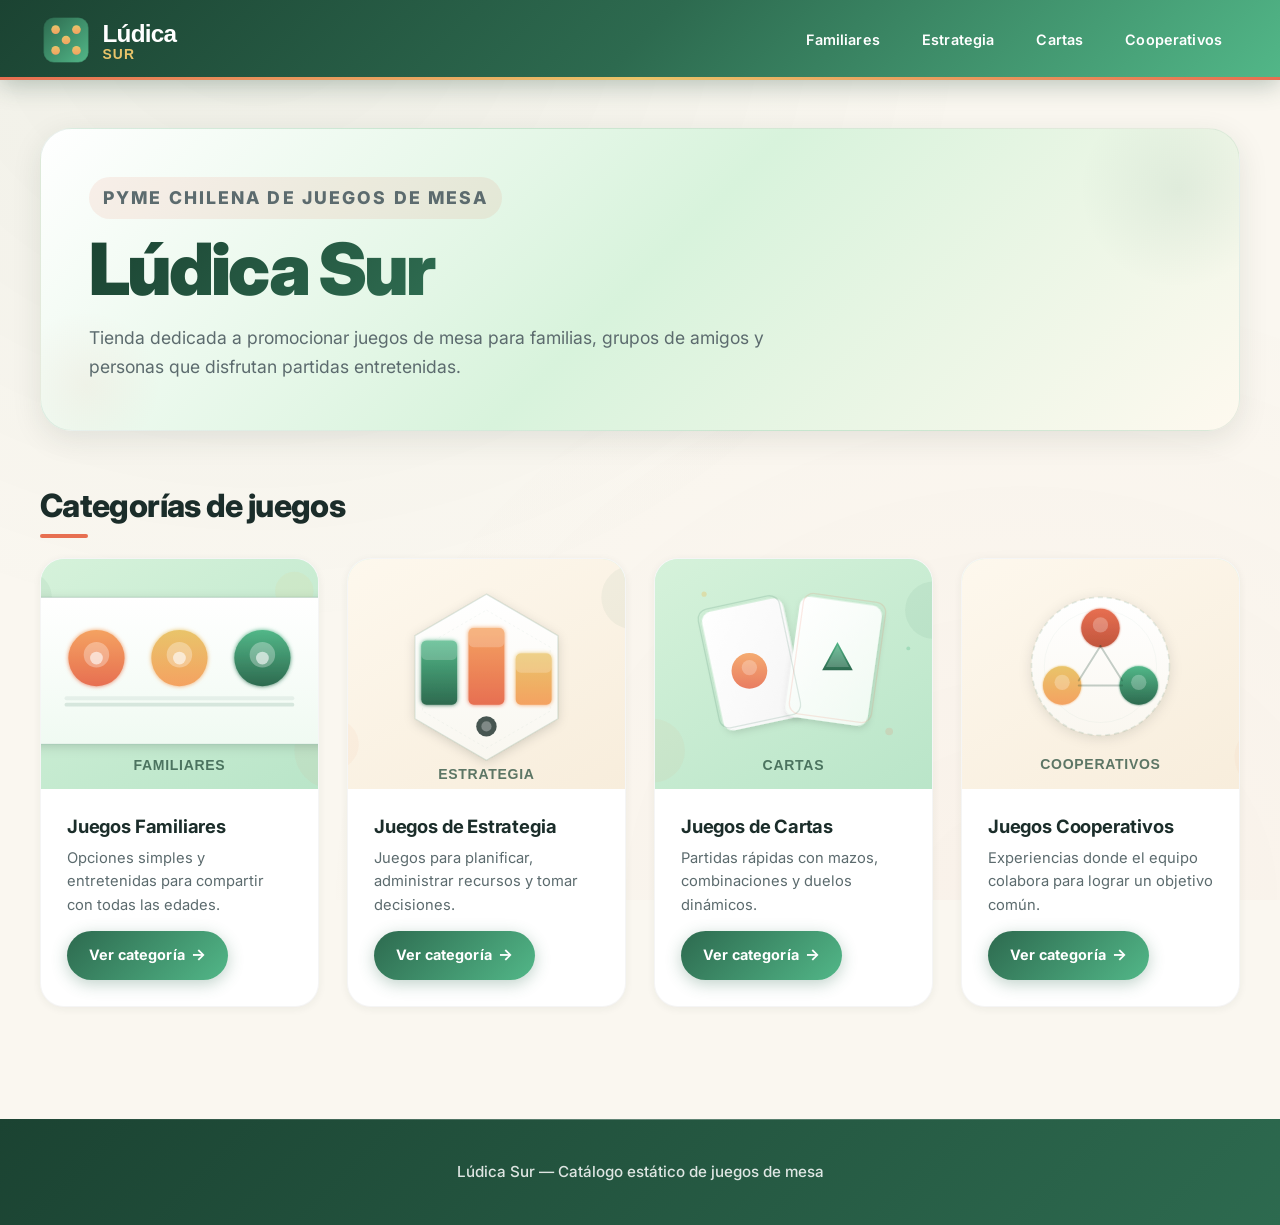
<file: index.html>
<!DOCTYPE html>
<html lang="es">
<head>
    <meta charset="UTF-8">
    <meta name="viewport" content="width=device-width, initial-scale=1.0">
    <title>Lúdica Sur | Juegos de mesa</title>
    <link rel="stylesheet" href="css/styles.css">
    <link rel="preconnect" href="https://fonts.googleapis.com">
    <link rel="preconnect" href="https://fonts.gstatic.com" crossorigin>
</head>
<body>
    <header class="site-header">
        <nav class="nav container">
            <a class="brand" href="index.html"><img class="brand-logo" src="assets/img/logo/logo.svg" alt="Lúdica Sur"></a>
            <div class="menu">
                <a href="familiares.html">Familiares</a>
                <a href="estrategia.html">Estrategia</a>
                <a href="cartas.html">Cartas</a>
                <a href="cooperativos.html">Cooperativos</a>
            </div>
        </nav>
    </header>

    <main class="container main-content">
        <section class="hero">
            <p class="eyebrow">PYME chilena de juegos de mesa</p>
            <h1>Lúdica Sur</h1>
            <p>
                Tienda dedicada a promocionar juegos de mesa para familias,
                grupos de amigos y personas que disfrutan partidas entretenidas.
            </p>
        </section>

        <section class="section-block">
            <h2>Categorías de juegos</h2>
            <div class="category-grid">
                <article class="card category-card">
                    <img src="assets/img/categorias/familiares.svg" alt="Ilustración de juegos familiares" loading="lazy">
                    <div class="card-body">
                        <h3>Juegos Familiares</h3>
                        <p>Opciones simples y entretenidas para compartir con todas las edades.</p>
                        <a class="button-link" href="familiares.html">Ver categoría</a>
                    </div>
                </article>

                <article class="card category-card">
                    <img src="assets/img/categorias/estrategia.svg" alt="Ilustración de juegos de estrategia" loading="lazy">
                    <div class="card-body">
                        <h3>Juegos de Estrategia</h3>
                        <p>Juegos para planificar, administrar recursos y tomar decisiones.</p>
                        <a class="button-link" href="estrategia.html">Ver categoría</a>
                    </div>
                </article>

                <article class="card category-card">
                    <img src="assets/img/categorias/cartas.svg" alt="Ilustración de juegos de cartas" loading="lazy">
                    <div class="card-body">
                        <h3>Juegos de Cartas</h3>
                        <p>Partidas rápidas con mazos, combinaciones y duelos dinámicos.</p>
                        <a class="button-link" href="cartas.html">Ver categoría</a>
                    </div>
                </article>

                <article class="card category-card">
                    <img src="assets/img/categorias/cooperativos.svg" alt="Ilustración de juegos cooperativos" loading="lazy">
                    <div class="card-body">
                        <h3>Juegos Cooperativos</h3>
                        <p>Experiencias donde el equipo colabora para lograr un objetivo común.</p>
                        <a class="button-link" href="cooperativos.html">Ver categoría</a>
                    </div>
                </article>
            </div>
        </section>
    </main>

    <footer class="site-footer">
        <p>Lúdica Sur &mdash; Catálogo estático de juegos de mesa</p>
    </footer>
</body>
</html>
</file>
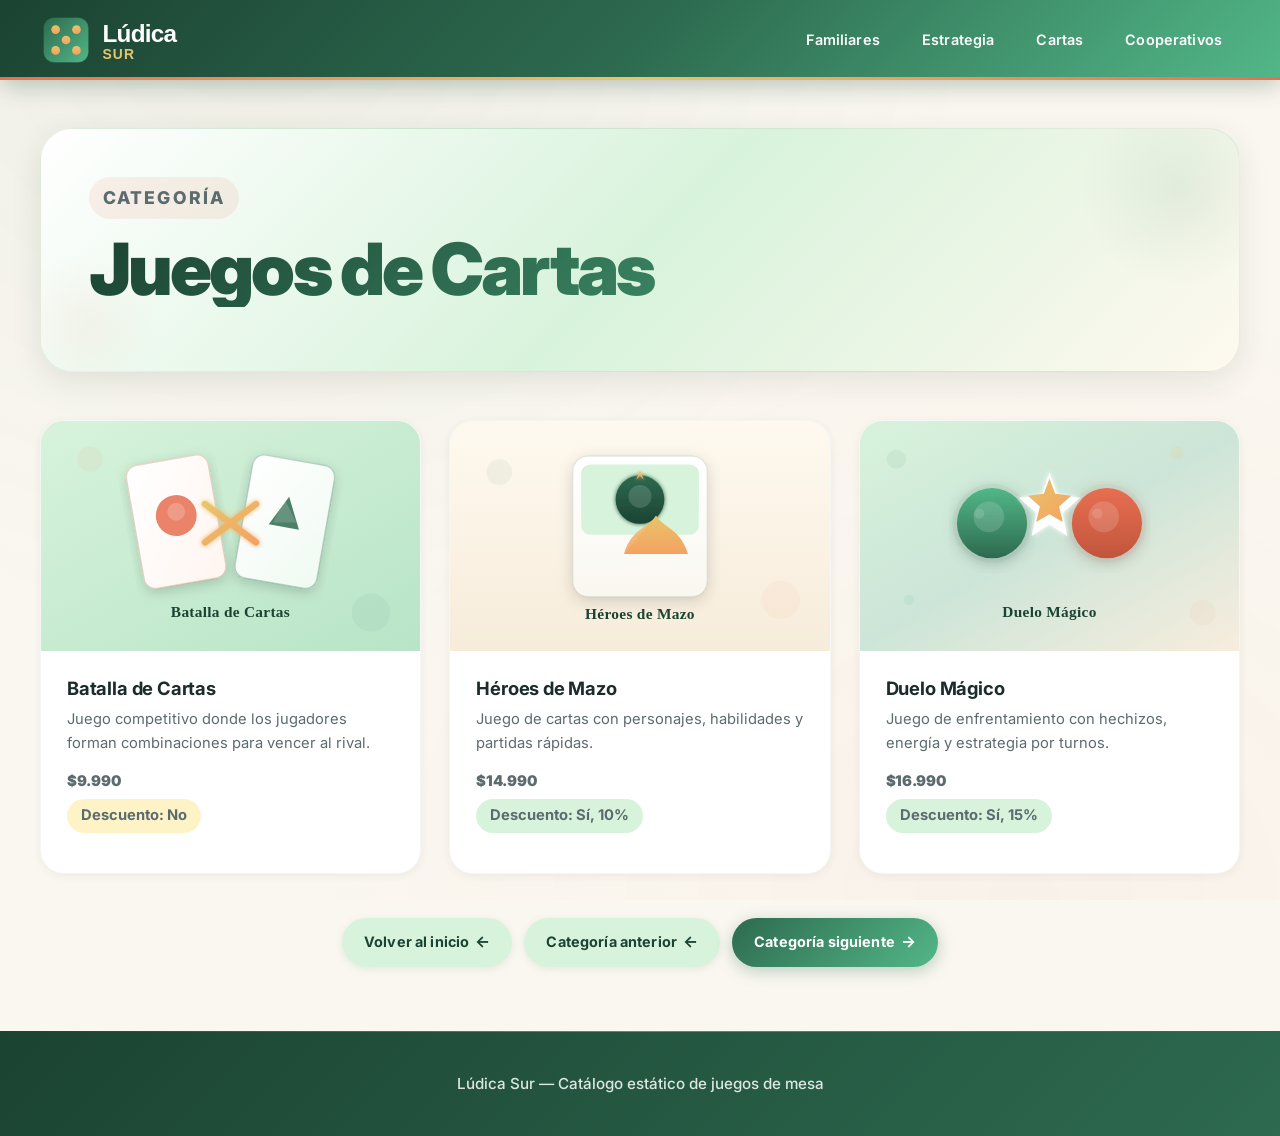
<file: cartas.html>
<!DOCTYPE html>
<html lang="es">
<head>
    <meta charset="UTF-8">
    <meta name="viewport" content="width=device-width, initial-scale=1.0">
    <title>Juegos de Cartas | Lúdica Sur</title>
    <link rel="stylesheet" href="css/styles.css">
    <link rel="preconnect" href="https://fonts.googleapis.com">
    <link rel="preconnect" href="https://fonts.gstatic.com" crossorigin>
</head>
<body>
    <header class="site-header">
        <nav class="nav container">
            <a class="brand" href="index.html"><img class="brand-logo" src="assets/img/logo/logo.svg" alt="Lúdica Sur"></a>
            <div class="menu">
                <a href="familiares.html">Familiares</a>
                <a href="estrategia.html">Estrategia</a>
                <a href="cartas.html">Cartas</a>
                <a href="cooperativos.html">Cooperativos</a>
            </div>
        </nav>
    </header>

    <main class="container main-content">
        <section class="page-title">
            <p class="eyebrow">Categoría</p>
            <h1>Juegos de Cartas</h1>
        </section>

        <section class="product-grid">
            <article class="card product-card">
                <img src="assets/img/juegos/batalla-de-cartas.svg" alt="Juego Batalla de Cartas" loading="lazy">
                <div class="card-body">
                    <h2>Batalla de Cartas</h2>
                    <p>Juego competitivo donde los jugadores forman combinaciones para vencer al rival.</p>
                    <p class="price">$9.990</p>
                    <p class="discount no-discount">Descuento: No</p>
                </div>
            </article>

            <article class="card product-card">
                <img src="assets/img/juegos/heroes-de-mazo.svg" alt="Juego Héroes de Mazo" loading="lazy">
                <div class="card-body">
                    <h2>Héroes de Mazo</h2>
                    <p>Juego de cartas con personajes, habilidades y partidas rápidas.</p>
                    <p class="price">$14.990</p>
                    <p class="discount">Descuento: Sí, 10%</p>
                </div>
            </article>

            <article class="card product-card">
                <img src="assets/img/juegos/duelo-magico.svg" alt="Juego Duelo Mágico" loading="lazy">
                <div class="card-body">
                    <h2>Duelo Mágico</h2>
                    <p>Juego de enfrentamiento con hechizos, energía y estrategia por turnos.</p>
                    <p class="price">$16.990</p>
                    <p class="discount">Descuento: Sí, 15%</p>
                </div>
            </article>
        </section>

        <nav class="page-links">
            <a class="button-link secondary" href="index.html">Volver al inicio</a>
            <a class="button-link secondary" href="estrategia.html">Categoría anterior</a>
            <a class="button-link" href="cooperativos.html">Categoría siguiente</a>
        </nav>
    </main>

    <footer class="site-footer">
        <p>Lúdica Sur &mdash; Catálogo estático de juegos de mesa</p>
    </footer>
</body>
</html>
</file>
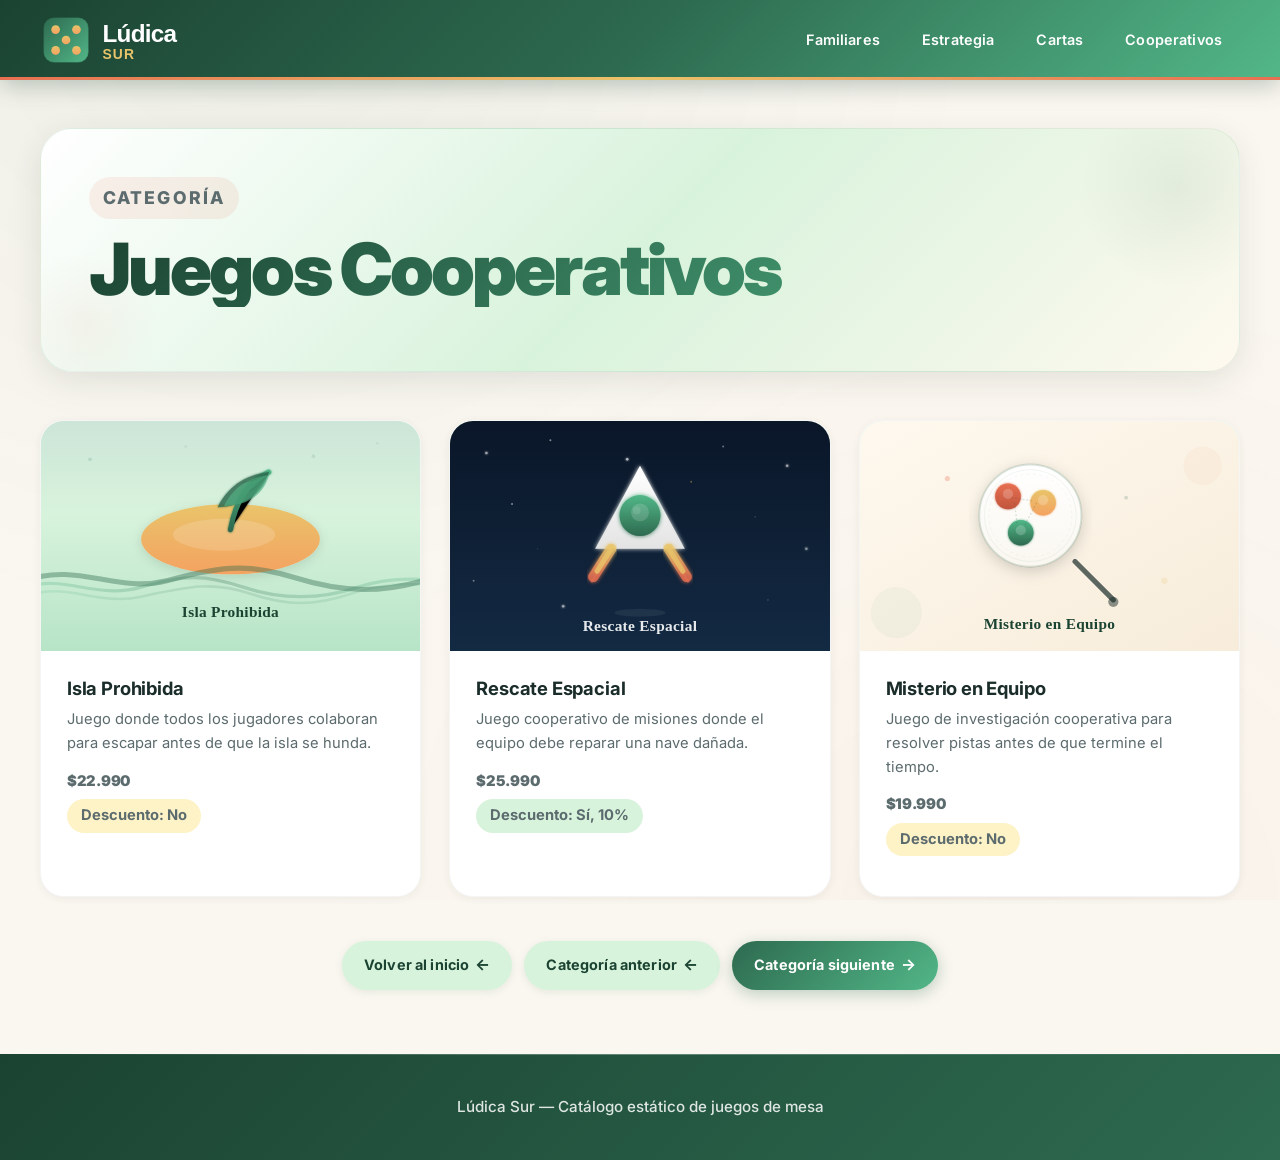
<file: cooperativos.html>
<!DOCTYPE html>
<html lang="es">
<head>
    <meta charset="UTF-8">
    <meta name="viewport" content="width=device-width, initial-scale=1.0">
    <title>Juegos Cooperativos | Lúdica Sur</title>
    <link rel="stylesheet" href="css/styles.css">
    <link rel="preconnect" href="https://fonts.googleapis.com">
    <link rel="preconnect" href="https://fonts.gstatic.com" crossorigin>
</head>
<body>
    <header class="site-header">
        <nav class="nav container">
            <a class="brand" href="index.html"><img class="brand-logo" src="assets/img/logo/logo.svg" alt="Lúdica Sur"></a>
            <div class="menu">
                <a href="familiares.html">Familiares</a>
                <a href="estrategia.html">Estrategia</a>
                <a href="cartas.html">Cartas</a>
                <a href="cooperativos.html">Cooperativos</a>
            </div>
        </nav>
    </header>

    <main class="container main-content">
        <section class="page-title">
            <p class="eyebrow">Categoría</p>
            <h1>Juegos Cooperativos</h1>
        </section>

        <section class="product-grid">
            <article class="card product-card">
                <img src="assets/img/juegos/isla-prohibida.svg" alt="Juego Isla Prohibida" loading="lazy">
                <div class="card-body">
                    <h2>Isla Prohibida</h2>
                    <p>Juego donde todos los jugadores colaboran para escapar antes de que la isla se hunda.</p>
                    <p class="price">$22.990</p>
                    <p class="discount no-discount">Descuento: No</p>
                </div>
            </article>

            <article class="card product-card">
                <img src="assets/img/juegos/rescate-espacial.svg" alt="Juego Rescate Espacial" loading="lazy">
                <div class="card-body">
                    <h2>Rescate Espacial</h2>
                    <p>Juego cooperativo de misiones donde el equipo debe reparar una nave dañada.</p>
                    <p class="price">$25.990</p>
                    <p class="discount">Descuento: Sí, 10%</p>
                </div>
            </article>

            <article class="card product-card">
                <img src="assets/img/juegos/misterio-en-equipo.svg" alt="Juego Misterio en Equipo" loading="lazy">
                <div class="card-body">
                    <h2>Misterio en Equipo</h2>
                    <p>Juego de investigación cooperativa para resolver pistas antes de que termine el tiempo.</p>
                    <p class="price">$19.990</p>
                    <p class="discount no-discount">Descuento: No</p>
                </div>
            </article>
        </section>

        <nav class="page-links">
            <a class="button-link secondary" href="index.html">Volver al inicio</a>
            <a class="button-link secondary" href="cartas.html">Categoría anterior</a>
            <a class="button-link" href="familiares.html">Categoría siguiente</a>
        </nav>
    </main>

    <footer class="site-footer">
        <p>Lúdica Sur &mdash; Catálogo estático de juegos de mesa</p>
    </footer>
</body>
</html>
</file>
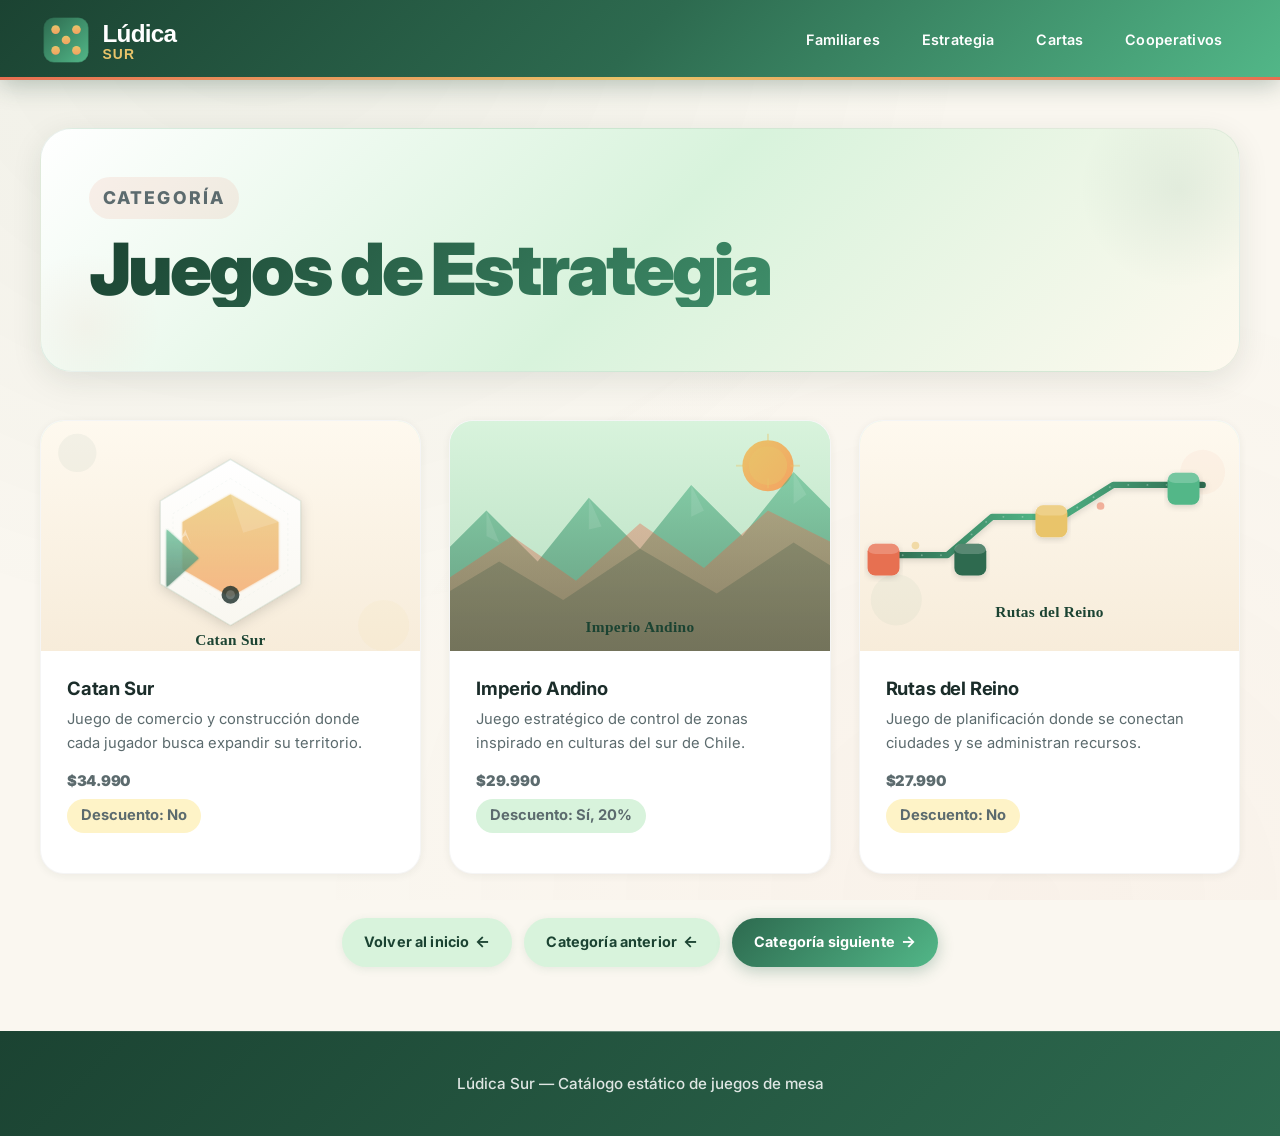
<file: estrategia.html>
<!DOCTYPE html>
<html lang="es">
<head>
    <meta charset="UTF-8">
    <meta name="viewport" content="width=device-width, initial-scale=1.0">
    <title>Juegos de Estrategia | Lúdica Sur</title>
    <link rel="stylesheet" href="css/styles.css">
    <link rel="preconnect" href="https://fonts.googleapis.com">
    <link rel="preconnect" href="https://fonts.gstatic.com" crossorigin>
</head>
<body>
    <header class="site-header">
        <nav class="nav container">
            <a class="brand" href="index.html"><img class="brand-logo" src="assets/img/logo/logo.svg" alt="Lúdica Sur"></a>
            <div class="menu">
                <a href="familiares.html">Familiares</a>
                <a href="estrategia.html">Estrategia</a>
                <a href="cartas.html">Cartas</a>
                <a href="cooperativos.html">Cooperativos</a>
            </div>
        </nav>
    </header>

    <main class="container main-content">
        <section class="page-title">
            <p class="eyebrow">Categoría</p>
            <h1>Juegos de Estrategia</h1>
        </section>

        <section class="product-grid">
            <article class="card product-card">
                <img src="assets/img/juegos/catan-sur.svg" alt="Juego Catan Sur" loading="lazy">
                <div class="card-body">
                    <h2>Catan Sur</h2>
                    <p>Juego de comercio y construcción donde cada jugador busca expandir su territorio.</p>
                    <p class="price">$34.990</p>
                    <p class="discount no-discount">Descuento: No</p>
                </div>
            </article>

            <article class="card product-card">
                <img src="assets/img/juegos/imperio-andino.svg" alt="Juego Imperio Andino" loading="lazy">
                <div class="card-body">
                    <h2>Imperio Andino</h2>
                    <p>Juego estratégico de control de zonas inspirado en culturas del sur de Chile.</p>
                    <p class="price">$29.990</p>
                    <p class="discount">Descuento: Sí, 20%</p>
                </div>
            </article>

            <article class="card product-card">
                <img src="assets/img/juegos/rutas-del-reino.svg" alt="Juego Rutas del Reino" loading="lazy">
                <div class="card-body">
                    <h2>Rutas del Reino</h2>
                    <p>Juego de planificación donde se conectan ciudades y se administran recursos.</p>
                    <p class="price">$27.990</p>
                    <p class="discount no-discount">Descuento: No</p>
                </div>
            </article>
        </section>

        <nav class="page-links">
            <a class="button-link secondary" href="index.html">Volver al inicio</a>
            <a class="button-link secondary" href="familiares.html">Categoría anterior</a>
            <a class="button-link" href="cartas.html">Categoría siguiente</a>
        </nav>
    </main>

    <footer class="site-footer">
        <p>Lúdica Sur &mdash; Catálogo estático de juegos de mesa</p>
    </footer>
</body>
</html>
</file>
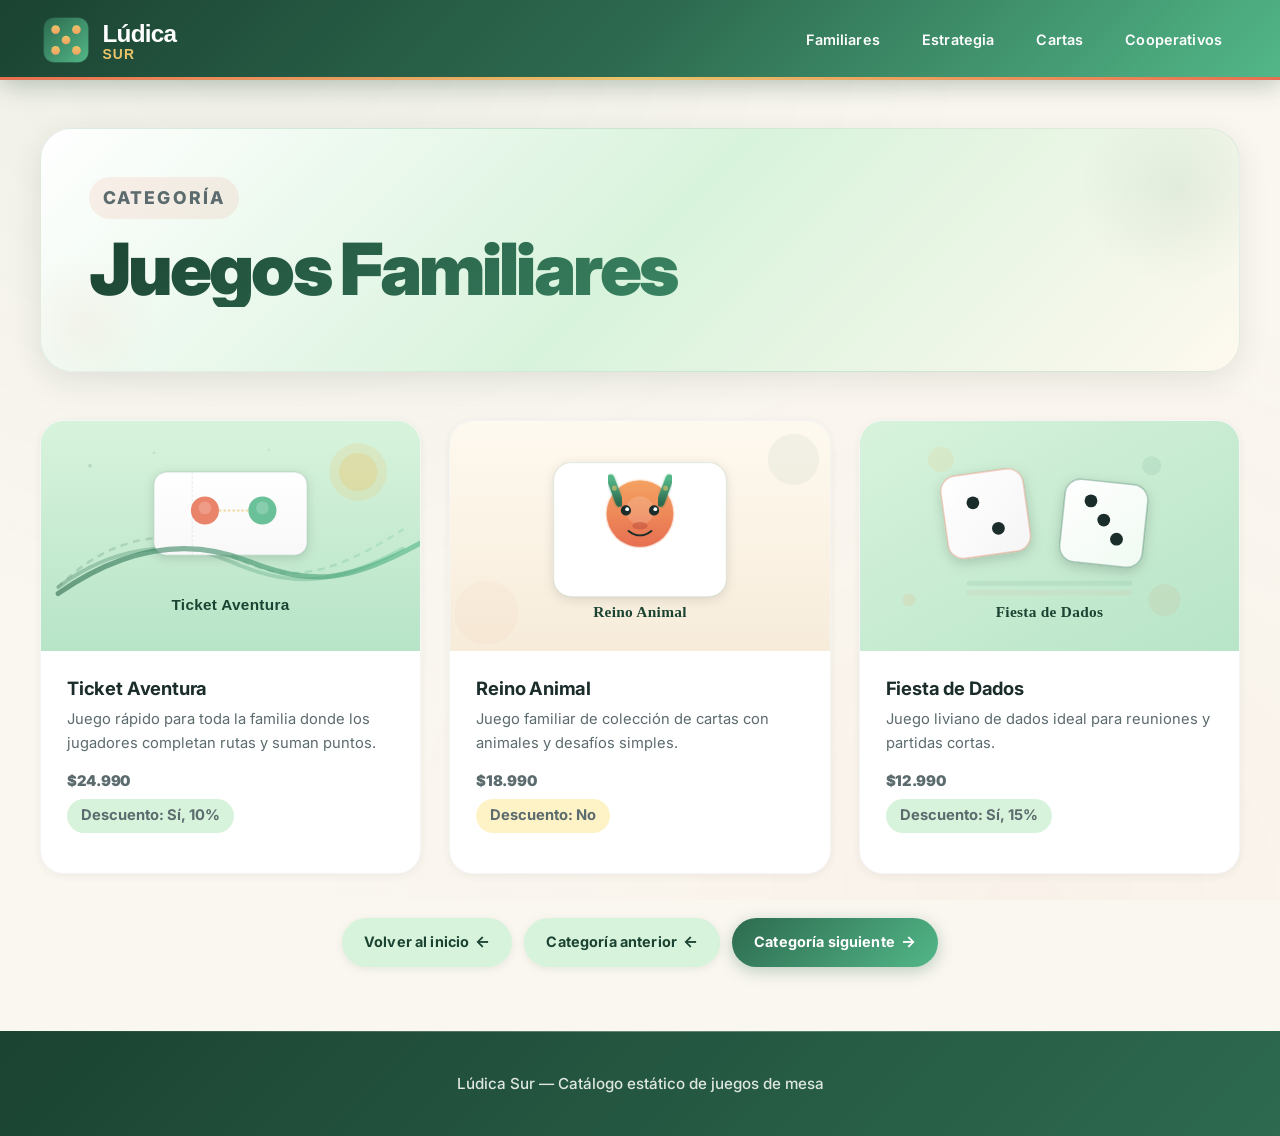
<file: familiares.html>
<!DOCTYPE html>
<html lang="es">
<head>
    <meta charset="UTF-8">
    <meta name="viewport" content="width=device-width, initial-scale=1.0">
    <title>Juegos Familiares | Lúdica Sur</title>
    <link rel="stylesheet" href="css/styles.css">
    <link rel="preconnect" href="https://fonts.googleapis.com">
    <link rel="preconnect" href="https://fonts.gstatic.com" crossorigin>
</head>
<body>
    <header class="site-header">
        <nav class="nav container">
            <a class="brand" href="index.html"><img class="brand-logo" src="assets/img/logo/logo.svg" alt="Lúdica Sur"></a>
            <div class="menu">
                <a href="familiares.html">Familiares</a>
                <a href="estrategia.html">Estrategia</a>
                <a href="cartas.html">Cartas</a>
                <a href="cooperativos.html">Cooperativos</a>
            </div>
        </nav>
    </header>

    <main class="container main-content">
        <section class="page-title">
            <p class="eyebrow">Categoría</p>
            <h1>Juegos Familiares</h1>
        </section>

        <section class="product-grid">
            <article class="card product-card">
                <img src="assets/img/juegos/ticket-aventura.svg" alt="Juego Ticket Aventura" loading="lazy">
                <div class="card-body">
                    <h2>Ticket Aventura</h2>
                    <p>Juego rápido para toda la familia donde los jugadores completan rutas y suman puntos.</p>
                    <p class="price">$24.990</p>
                    <p class="discount">Descuento: Sí, 10%</p>
                </div>
            </article>

            <article class="card product-card">
                <img src="assets/img/juegos/reino-animal.svg" alt="Juego Reino Animal" loading="lazy">
                <div class="card-body">
                    <h2>Reino Animal</h2>
                    <p>Juego familiar de colección de cartas con animales y desafíos simples.</p>
                    <p class="price">$18.990</p>
                    <p class="discount no-discount">Descuento: No</p>
                </div>
            </article>

            <article class="card product-card">
                <img src="assets/img/juegos/fiesta-de-dados.svg" alt="Juego Fiesta de Dados" loading="lazy">
                <div class="card-body">
                    <h2>Fiesta de Dados</h2>
                    <p>Juego liviano de dados ideal para reuniones y partidas cortas.</p>
                    <p class="price">$12.990</p>
                    <p class="discount">Descuento: Sí, 15%</p>
                </div>
            </article>
        </section>

        <nav class="page-links">
            <a class="button-link secondary" href="index.html">Volver al inicio</a>
            <a class="button-link secondary" href="cooperativos.html">Categoría anterior</a>
            <a class="button-link" href="estrategia.html">Categoría siguiente</a>
        </nav>
    </main>

    <footer class="site-footer">
        <p>Lúdica Sur &mdash; Catálogo estático de juegos de mesa</p>
    </footer>
</body>
</html>
</file>
<file: css/styles.css>
@import url('https://fonts.googleapis.com/css2?family=Inter:wght@400;500;600;700;800;900&display=swap');

:root {
    --color-bg: #faf7f0;
    --color-surface: #ffffff;
    --color-text: #1b2d2a;
    --color-muted: #5c6b6e;
    --color-primary: #2d6a4f;
    --color-primary-light: #52b788;
    --color-primary-dark: #1b4332;
    --color-accent: #e76f51;
    --color-accent-warm: #f4a261;
    --color-soft: #d8f3dc;
    --color-border: #e0dac8;
    --color-gold: #e9c46a;
    --shadow-sm: 0 2px 8px rgba(27,45,42,0.06);
    --shadow-md: 0 8px 30px rgba(27,45,42,0.10);
    --shadow-lg: 0 20px 60px rgba(27,45,42,0.14);
    --shadow-xl: 0 30px 80px rgba(27,45,42,0.18);
    --radius-sm: 10px;
    --radius-md: 16px;
    --radius-lg: 24px;
    --radius-xl: 32px;
    --max-width: 1200px;
    --transition: all 0.35s cubic-bezier(0.4, 0, 0.2, 1);
}

*,
*::before,
*::after {
    box-sizing: border-box;
    margin: 0;
    padding: 0;
}

body {
    font-family: 'Inter', -apple-system, BlinkMacSystemFont, sans-serif;
    color: var(--color-text);
    background: var(--color-bg);
    line-height: 1.7;
    -webkit-font-smoothing: antialiased;
    min-height: 100vh;
}

body::before {
    content: '';
    position: fixed;
    top: 0;
    left: 0;
    right: 0;
    bottom: 0;
    background:
        radial-gradient(ellipse at 20% 0%, rgba(45,106,79,0.06) 0%, transparent 50%),
        radial-gradient(ellipse at 80% 100%, rgba(231,111,81,0.04) 0%, transparent 50%);
    pointer-events: none;
    z-index: 0;
}

img {
    display: block;
    max-width: 100%;
}

a {
    color: inherit;
    text-decoration: none;
}

.container {
    width: min(100% - 40px, var(--max-width));
    margin: 0 auto;
    position: relative;
    z-index: 1;
}

.site-header {
    background: linear-gradient(135deg, var(--color-primary-dark) 0%, var(--color-primary) 50%, var(--color-primary-light) 100%);
    color: #ffffff;
    box-shadow: 0 4px 24px rgba(27,67,50,0.3);
    position: sticky;
    top: 0;
    z-index: 100;
}

.site-header::after {
    content: '';
    position: absolute;
    bottom: 0;
    left: 0;
    right: 0;
    height: 3px;
    background: linear-gradient(90deg, var(--color-accent), var(--color-gold), var(--color-accent));
}

.nav {
    display: flex;
    align-items: center;
    justify-content: space-between;
    gap: 24px;
    height: 80px;
}

.brand {
    text-decoration: none;
    display: inline-flex;
    align-items: center;
}

.brand-logo {
    height: 52px;
    width: auto;
}

.menu {
    display: flex;
    align-items: center;
    gap: 6px;
}

.menu a {
    padding: 8px 18px;
    border-radius: 999px;
    text-decoration: none;
    font-weight: 600;
    font-size: 0.9rem;
    letter-spacing: 0.01em;
    transition: var(--transition);
}

.menu a:hover,
.menu a:focus {
    background: rgba(255, 255, 255, 0.2);
    animation: linkGlow 0.45s ease both;
}

.main-content {
    padding: 48px 0 64px;
    animation: fadeInUp 0.6s ease both;
}

.hero,
.page-title {
    padding: 48px;
    margin-bottom: 48px;
    border-radius: var(--radius-xl);
    background: linear-gradient(135deg, #ffffff 0%, var(--color-soft) 50%, #fef9ef 100%);
    border: 1px solid rgba(45,106,79,0.1);
    box-shadow: var(--shadow-md);
    position: relative;
    overflow: hidden;
}

.hero::before,
.page-title::before {
    content: '';
    position: absolute;
    top: -40px;
    right: -40px;
    width: 200px;
    height: 200px;
    background: radial-gradient(circle, rgba(45,106,79,0.08) 0%, transparent 70%);
    border-radius: 50%;
}

.hero::after,
.page-title::after {
    content: '';
    position: absolute;
    bottom: -30px;
    left: -30px;
    width: 150px;
    height: 150px;
    background: radial-gradient(circle, rgba(231,111,81,0.06) 0%, transparent 70%);
    border-radius: 50%;
}

.hero h1,
.page-title h1 {
    margin: 0 0 16px;
    font-size: clamp(2.4rem, 7vw, 4.5rem);
    font-weight: 900;
    line-height: 1.05;
    letter-spacing: -0.04em;
    background: linear-gradient(135deg, var(--color-primary-dark), var(--color-primary-light));
    -webkit-background-clip: text;
    -webkit-text-fill-color: transparent;
    background-clip: text;
    position: relative;
    z-index: 1;
    animation: titleReveal 0.7s ease both;
}

.hero p,
.page-title p {
    max-width: 680px;
    font-size: 1.1rem;
    color: var(--color-muted);
    position: relative;
    z-index: 1;
}

.eyebrow {
    display: inline-block;
    color: var(--color-accent);
    font-weight: 800;
    text-transform: uppercase;
    letter-spacing: 0.12em;
    font-size: 0.78rem;
    position: relative;
    z-index: 1;
    padding: 6px 14px;
    background: rgba(231,111,81,0.1);
    border-radius: 999px;
    margin-bottom: 12px;
}

.section-block {
    margin-bottom: 48px;
}

.section-block h2 {
    margin: 0 0 24px;
    font-size: 2rem;
    font-weight: 800;
    letter-spacing: -0.02em;
    position: relative;
    display: inline-block;
}

.section-block h2::after {
    content: '';
    position: absolute;
    bottom: -4px;
    left: 0;
    width: 48px;
    height: 4px;
    background: var(--color-accent);
    border-radius: 2px;
}

.category-grid,
.product-grid {
    display: grid;
    gap: 28px;
}

.category-grid {
    grid-template-columns: repeat(4, 1fr);
}

.product-grid {
    grid-template-columns: repeat(3, 1fr);
}

.card {
    overflow: hidden;
    border-radius: var(--radius-lg);
    background: var(--color-surface);
    box-shadow: var(--shadow-sm);
    border: 1px solid rgba(0,0,0,0.04);
    transition: var(--transition);
    position: relative;
}

.card:hover {
    transform: translateY(-8px);
    box-shadow: var(--shadow-lg);
}

.category-card img,
.product-card img {
    width: 100%;
    height: 230px;
    object-fit: cover;
    background: var(--color-soft);
    transition: var(--transition);
}

.card:hover .category-card img,
.card:hover .product-card img,
.card:hover img {
    transform: scale(1.04);
}

.card-body {
    padding: 26px;
}

.card h2,
.card h3 {
    margin: 0 0 8px;
    font-size: 1.15rem;
    font-weight: 700;
    line-height: 1.3;
    letter-spacing: -0.01em;
}

.card p {
    margin: 0 0 14px;
    color: var(--color-muted);
    font-size: 0.92rem;
    line-height: 1.6;
}

.price {
    color: var(--color-primary-dark);
    font-size: 1.35rem;
    font-weight: 900;
    letter-spacing: -0.02em;
    margin-bottom: 6px !important;
}

.discount {
    display: inline-block;
    padding: 5px 14px;
    border-radius: 999px;
    color: var(--color-primary-dark);
    background: var(--color-soft);
    font-weight: 700;
    font-size: 0.82rem;
}

.no-discount {
    color: #92400e;
    background: #fef3c7;
}

.button-link {
    display: inline-flex;
    align-items: center;
    gap: 6px;
    padding: 11px 22px;
    border-radius: 999px;
    color: #ffffff;
    background: linear-gradient(135deg, var(--color-primary), var(--color-primary-light));
    font-weight: 700;
    font-size: 0.9rem;
    text-decoration: none;
    transition: var(--transition);
    box-shadow: 0 4px 16px rgba(45,106,79,0.3);
    letter-spacing: 0.01em;
}

.button-link::after {
    content: '\2192';
    font-size: 1.1em;
    transition: transform 0.3s ease;
}

.button-link:hover,
.button-link:focus {
    background: linear-gradient(135deg, var(--color-accent), var(--color-accent-warm));
    animation: buttonPulse 0.45s ease both;
    box-shadow: 0 8px 24px rgba(231,111,81,0.35);
}

.button-link:hover::after,
.button-link:focus::after {
    transform: translateX(4px);
}

.button-link.secondary {
    color: var(--color-primary-dark);
    background: var(--color-soft);
    box-shadow: 0 2px 8px rgba(45,106,79,0.1);
}

.button-link.secondary::after {
    content: '\2190';
}

.button-link.secondary:hover,
.button-link.secondary:focus {
    color: #ffffff;
    background: linear-gradient(135deg, var(--color-primary-dark), var(--color-primary));
    box-shadow: 0 8px 24px rgba(45,106,79,0.25);
}

.page-links {
    display: flex;
    justify-content: center;
    gap: 12px;
    flex-wrap: wrap;
    margin-top: 44px;
}

.site-footer {
    padding: 40px 16px;
    color: rgba(255,255,255,0.85);
    text-align: center;
    background: linear-gradient(135deg, var(--color-primary-dark) 0%, var(--color-primary) 100%);
    position: relative;
    overflow: hidden;
}

.site-footer::before {
    content: '';
    position: absolute;
    top: 0;
    left: 0;
    right: 0;
    height: 1px;
    background: linear-gradient(90deg, transparent, rgba(255,255,255,0.3), transparent);
}

.site-footer p {
    margin: 0;
    font-size: 0.95rem;
    font-weight: 500;
}

@keyframes fadeInUp {
    from {
        opacity: 0;
        transform: translateY(20px);
    }
    to {
        opacity: 1;
        transform: translateY(0);
    }
}

@keyframes titleReveal {
    from {
        opacity: 0;
        transform: translateY(-16px);
    }
    to {
        opacity: 1;
        transform: translateY(0);
    }
}

@keyframes buttonPulse {
    0% {
        transform: translateY(0) scale(1);
    }
    50% {
        transform: translateY(-3px) scale(1.03);
    }
    100% {
        transform: translateY(-3px) scale(1);
    }
}

@keyframes linkGlow {
    0% {
        transform: translateY(0);
    }
    100% {
        transform: translateY(-2px);
    }
}

.product-card {
    animation: fadeInUp 0.5s ease both;
}

.product-card:nth-child(2) {
    animation-delay: 0.1s;
}

.product-card:nth-child(3) {
    animation-delay: 0.2s;
}

.category-card {
    animation: fadeInUp 0.5s ease both;
}

.category-card:nth-child(2) {
    animation-delay: 0.08s;
}

.category-card:nth-child(3) {
    animation-delay: 0.16s;
}

.category-card:nth-child(4) {
    animation-delay: 0.24s;
}

@media (max-width: 900px) {
    .category-grid {
        grid-template-columns: repeat(2, 1fr);
    }
    .product-grid {
        grid-template-columns: repeat(2, 1fr);
    }
}

@media (max-width: 640px) {
    .nav {
        align-items: flex-start;
        flex-direction: column;
        height: auto;
        padding: 16px 0;
        gap: 12px;
    }

    .brand-logo {
        height: 40px;
    }

    .menu {
        align-items: stretch;
        flex-direction: column;
        width: 100%;
        gap: 4px;
    }

    .menu a {
        width: 100%;
        border-radius: var(--radius-sm);
        background: rgba(255, 255, 255, 0.1);
        text-align: center;
    }

    .hero,
    .page-title {
        padding: 28px;
    }

    .category-grid,
    .product-grid {
        grid-template-columns: 1fr;
    }

    .category-card img,
    .product-card img {
        height: auto;
        aspect-ratio: 16 / 10;
    }

    .page-links {
        align-items: stretch;
        flex-direction: column;
    }

    .button-link {
        text-align: center;
        justify-content: center;
    }

    .hero h1,
    .page-title h1 {
        font-size: 2rem;
    }
}
</file>
